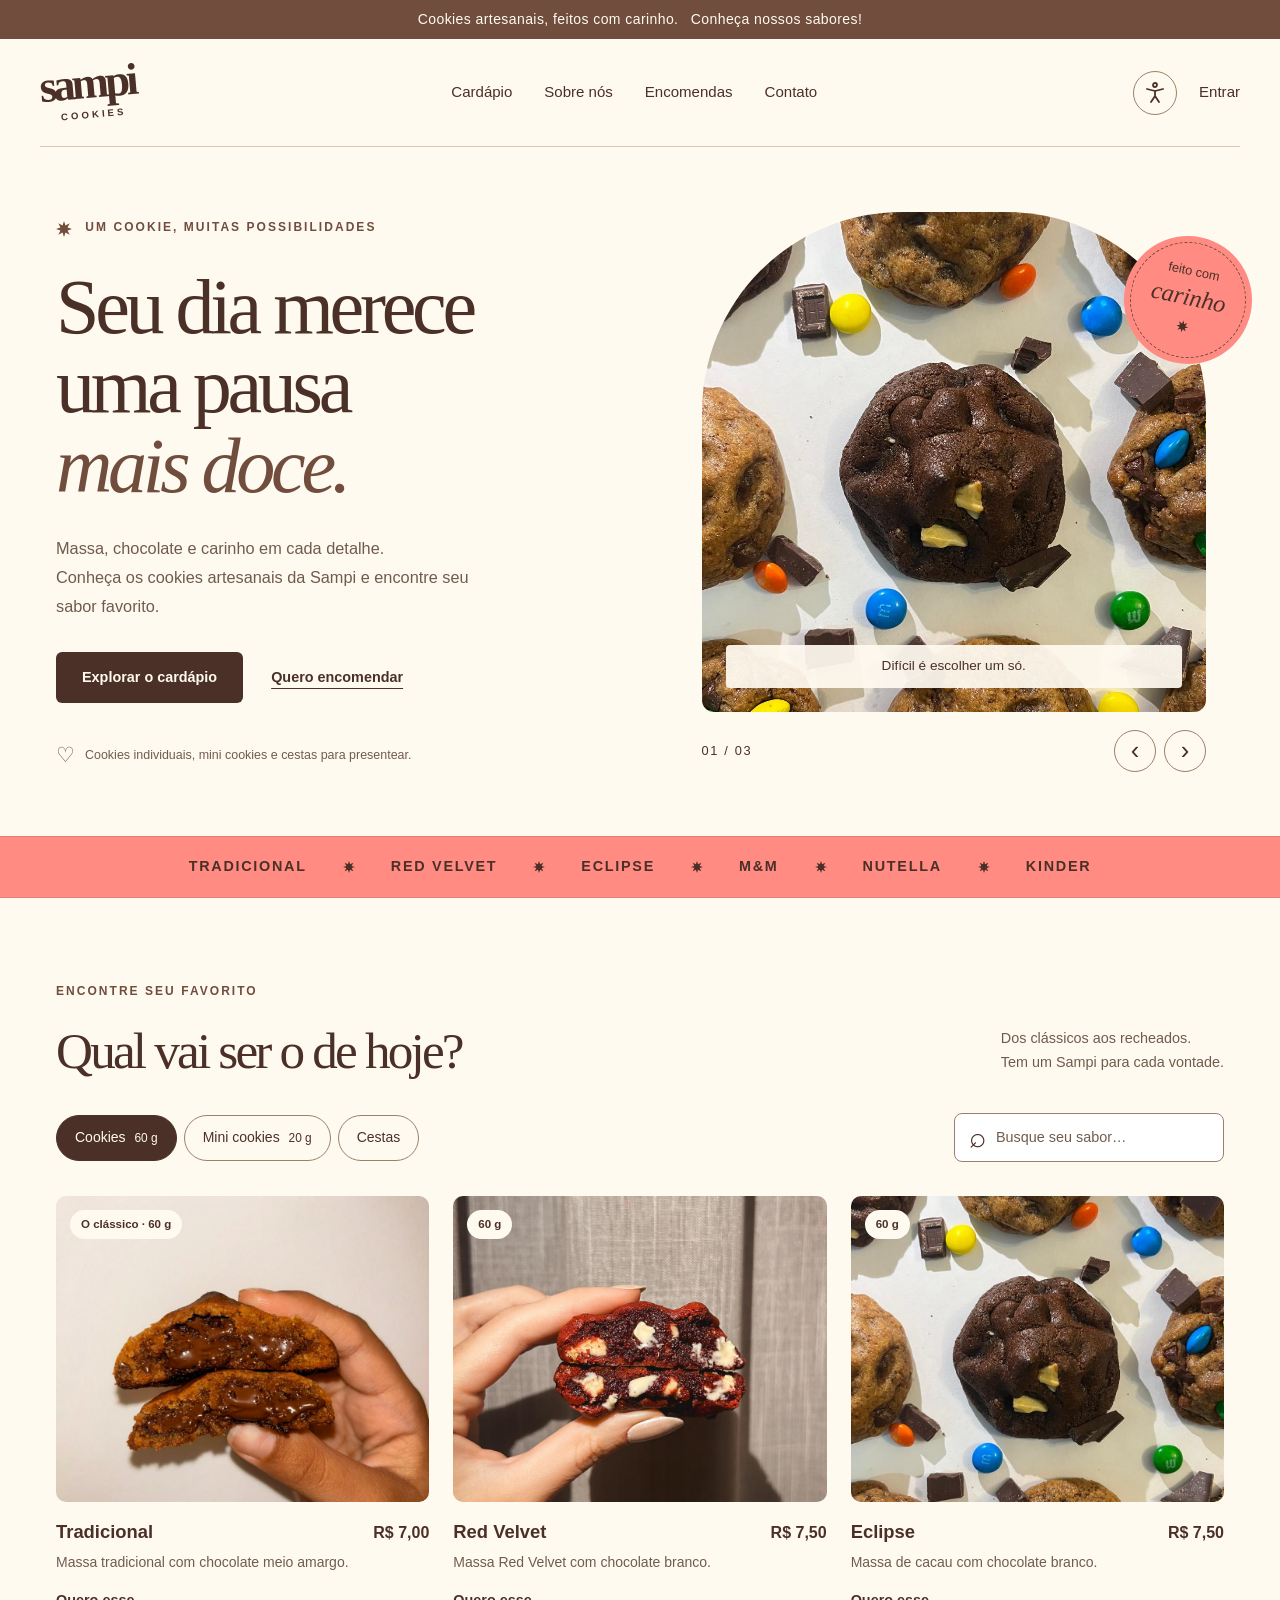
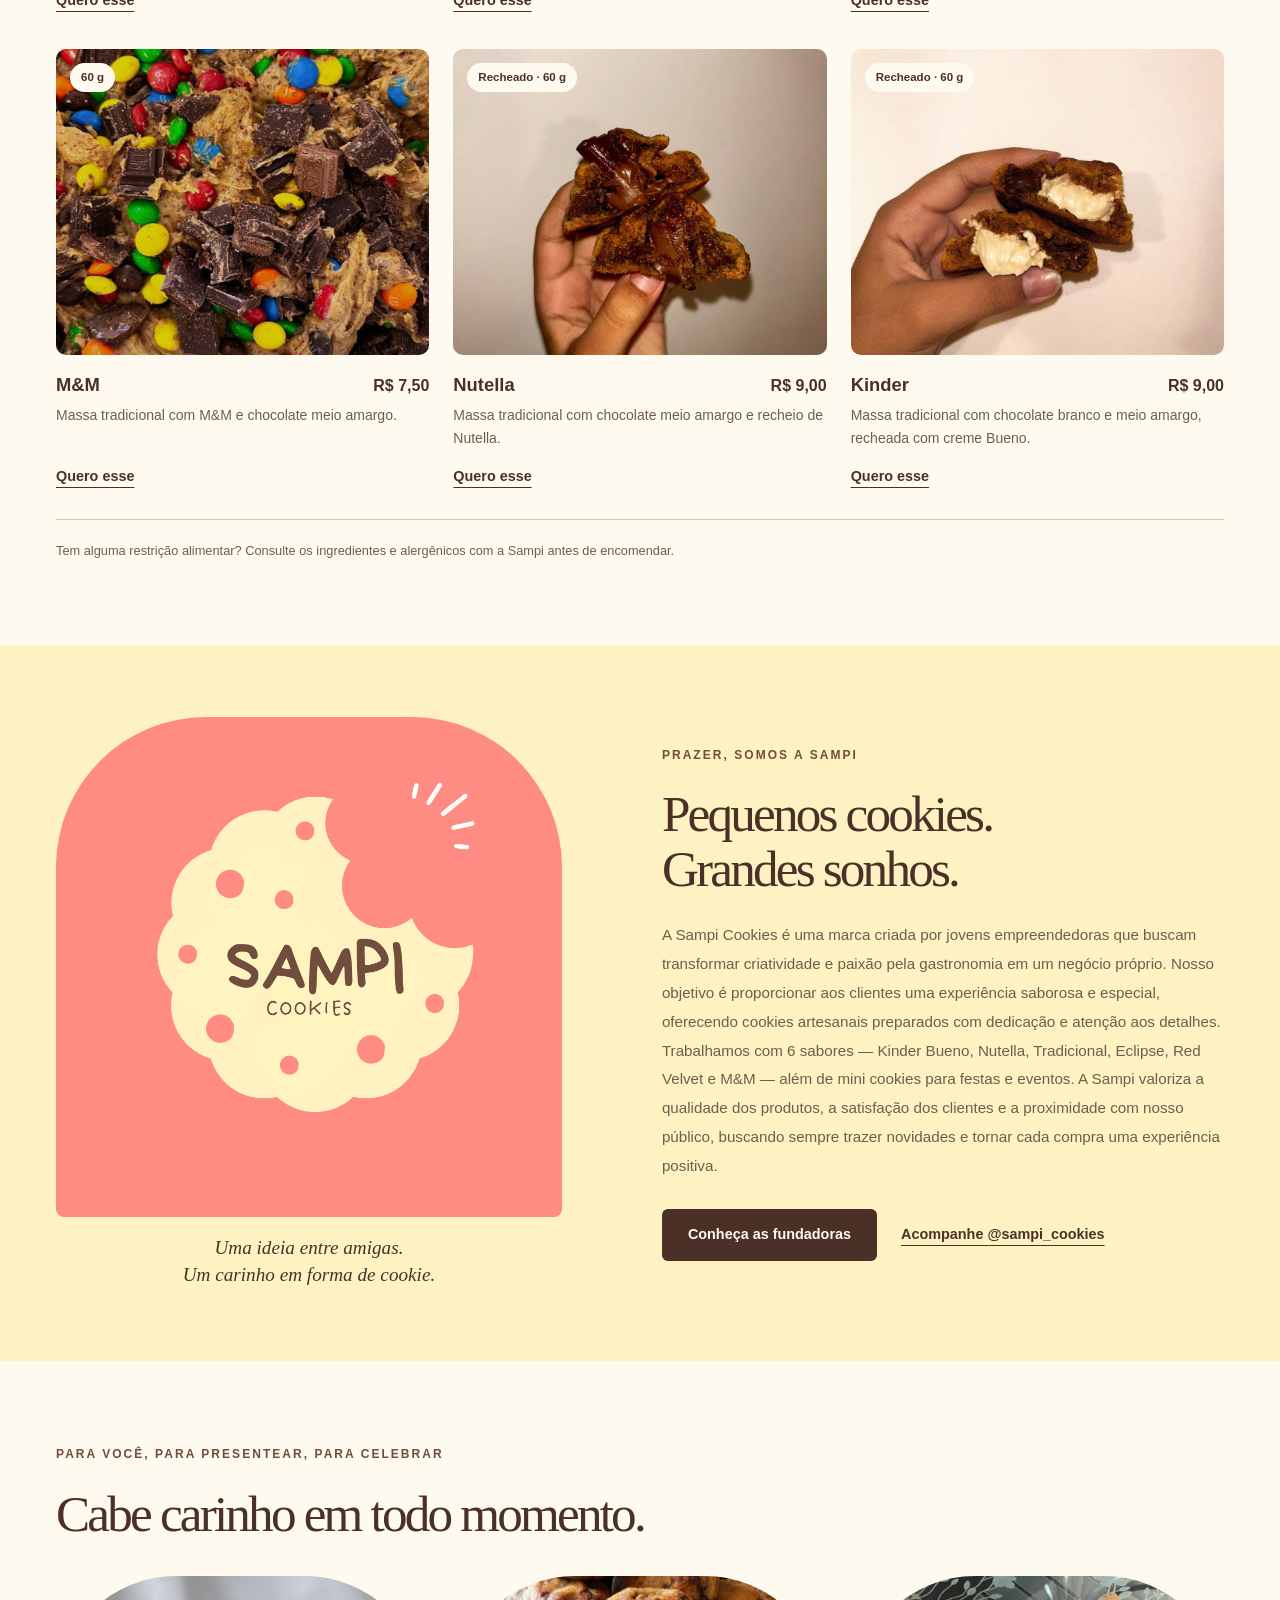
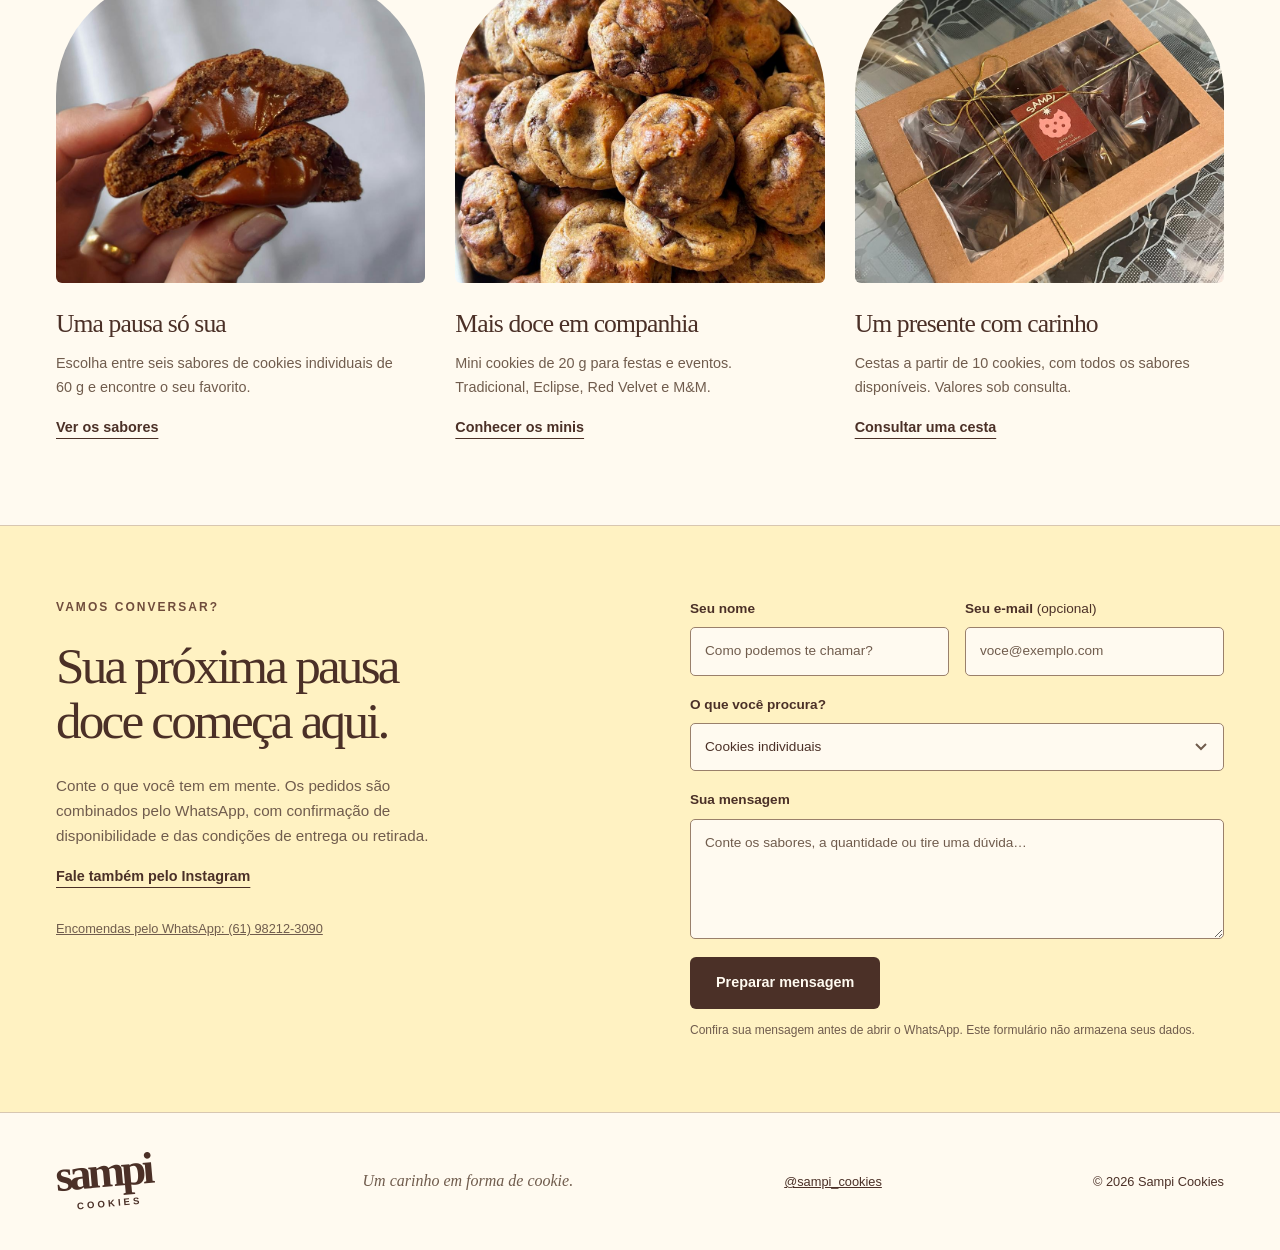
<file: index.html>
<!DOCTYPE html>
<html lang="pt-BR">

<head>
  <meta charset="UTF-8">
  <meta name="viewport" content="width=device-width, initial-scale=1">
  <meta name="description"
    content="Conheça a Sampi Cookies: cookies artesanais, mini cookies para festas e cestas sob encomenda. Explore os sabores e fale com a gente.">
  <meta name="theme-color" content="#704d3c">
  <title>Sampi Cookies · Um momento mais doce</title>
  <link rel="icon" href="logos/julini/1.png" type="image/png">
  <link rel="stylesheet" href="styles.css?v=5">
  <script src="script.js?v=20261124-3" defer></script>
</head>

<body>
  <a class="skip-link" href="#conteudo">Pular para o conteúdo</a>
  <div class="announcement">Cookies artesanais, feitos com carinho. <span>Conheça nossos sabores!</span></div>
  <header class="site-header">
    <a class="wordmark" href="index.html" aria-label="Sampi Cookies — início">sampi<span>COOKIES</span></a>
    <nav aria-label="Navegação principal">
      <a href="#cardapio">Cardápio</a><a href="#sobre">Sobre nós</a><a href="#encomendas">Encomendas</a><a
        href="#contato">Contato</a>
    </nav>
    <div class="header-actions"><button class="accessibility-button" type="button" data-accessibility
        aria-expanded="false" aria-controls="acessibilidade" aria-label="Acessibilidade: tema e tamanho do texto"
        title="Acessibilidade: tema e tamanho do texto">
        <svg aria-hidden="true" viewBox="0 0 24 24" fill="none" stroke="currentColor" stroke-width="1.8"
          stroke-linecap="round" stroke-linejoin="round">
          <circle cx="12" cy="4" r="2" />
          <path d="M4 8l8 2 8-2M12 10v5m0 0-4 6m4-6 4 6" />
        </svg>
      </button><a class="account-link" href="login.html">Entrar</a></div>
  </header>
  <aside id="acessibilidade" class="access-panel" hidden aria-label="Opções de acessibilidade">
    <div class="panel-title"><strong>Do seu jeito</strong><button type="button" data-close-access
        aria-label="Fechar opções de acessibilidade">×</button></div>
    <button type="button" data-theme aria-pressed="false">Ativar modo escuro</button>
    <button type="button" data-font aria-pressed="false">Aumentar texto</button>
    <p>Você também pode navegar usando a tecla Tab.</p>
  </aside>
  <main id="conteudo">
    <section class="hero section-shell" aria-labelledby="hero-title">
      <div class="hero-copy">
        <p class="eyebrow"><span class="little-star" aria-hidden="true"><svg class="decorative-star" width="12"
              height="12" viewBox="0 0 24 24" aria-hidden="true" focusable="false">
              <path
                d="m12 0 2.2 6.7 6.3-3.2-3.2 6.3L24 12l-6.7 2.2 3.2 6.3-6.3-3.2L12 24l-2.2-6.7-6.3 3.2 3.2-6.3L0 12l6.7-2.2-3.2-6.3 6.3 3.2Z" />
            </svg></span> UM COOKIE, MUITAS POSSIBILIDADES</p>
        <h1 id="hero-title">Seu dia merece<br>uma pausa<br><em>mais doce.</em></h1>
        <p class="hero-description">Massa, chocolate e carinho em cada detalhe.<br>Conheça os cookies artesanais da
          Sampi e encontre seu sabor favorito.</p>
        <div class="hero-buttons"><a class="button button-dark" href="#cardapio">Explorar o cardápio</a><a
            class="text-link" href="#encomendas">Quero encomendar</a></div>
        <div class="hero-note"><span aria-hidden="true">♡</span> Cookies individuais, mini cookies e cestas para
          presentear.</div>
      </div>
      <div class="hero-visual" role="region" aria-roledescription="carrossel" aria-label="Fotos da Sampi" tabindex="0">
        <div class="hero-photo-wrap"><img id="hero-photo" class="hero-photo"
            src="imagens/cookies-sortidos-fundo-claro-01.jpeg"
            alt="Cookies de massas e coberturas variadas com pedaços de chocolate e confeitos coloridos"
            fetchpriority="high"><span class="photo-caption" id="photo-caption">Difícil é escolher um só.</span></div>
        <div class="cookie-stamp" aria-hidden="true">feito com<br><strong>carinho</strong><span><svg
              class="decorative-star" width="12" height="12" viewBox="0 0 24 24" aria-hidden="true" focusable="false">
              <path
                d="m12 0 2.2 6.7 6.3-3.2-3.2 6.3L24 12l-6.7 2.2 3.2 6.3-6.3-3.2L12 24l-2.2-6.7-6.3 3.2 3.2-6.3L0 12l6.7-2.2-3.2-6.3 6.3 3.2Z" />
            </svg></span></div>
        <div class="carousel-controls"><span id="slide-counter" aria-live="polite" aria-atomic="true">01 / 03</span>
          <div><button type="button" id="slide-prev" aria-label="Foto anterior">‹</button><button type="button"
              id="slide-next" aria-label="Próxima foto">›</button></div>
        </div>
      </div>
    </section>
    <div class="flavor-ribbon" aria-hidden="true"><span>TRADICIONAL</span> <svg class="decorative-star" width="12"
        height="12" viewBox="0 0 24 24" aria-hidden="true" focusable="false">
        <path
          d="m12 0 2.2 6.7 6.3-3.2-3.2 6.3L24 12l-6.7 2.2 3.2 6.3-6.3-3.2L12 24l-2.2-6.7-6.3 3.2 3.2-6.3L0 12l6.7-2.2-3.2-6.3 6.3 3.2Z" />
      </svg> <span>RED VELVET</span> <svg class="decorative-star" width="12" height="12" viewBox="0 0 24 24"
        aria-hidden="true" focusable="false">
        <path
          d="m12 0 2.2 6.7 6.3-3.2-3.2 6.3L24 12l-6.7 2.2 3.2 6.3-6.3-3.2L12 24l-2.2-6.7-6.3 3.2 3.2-6.3L0 12l6.7-2.2-3.2-6.3 6.3 3.2Z" />
      </svg>
      <span>ECLIPSE</span> <svg class="decorative-star" width="12" height="12" viewBox="0 0 24 24" aria-hidden="true"
        focusable="false">
        <path
          d="m12 0 2.2 6.7 6.3-3.2-3.2 6.3L24 12l-6.7 2.2 3.2 6.3-6.3-3.2L12 24l-2.2-6.7-6.3 3.2 3.2-6.3L0 12l6.7-2.2-3.2-6.3 6.3 3.2Z" />
      </svg> <span>M&M</span> <svg class="decorative-star" width="12" height="12" viewBox="0 0 24 24" aria-hidden="true"
        focusable="false">
        <path
          d="m12 0 2.2 6.7 6.3-3.2-3.2 6.3L24 12l-6.7 2.2 3.2 6.3-6.3-3.2L12 24l-2.2-6.7-6.3 3.2 3.2-6.3L0 12l6.7-2.2-3.2-6.3 6.3 3.2Z" />
      </svg> <span>NUTELLA</span> <svg class="decorative-star" width="12" height="12" viewBox="0 0 24 24"
        aria-hidden="true" focusable="false">
        <path
          d="m12 0 2.2 6.7 6.3-3.2-3.2 6.3L24 12l-6.7 2.2 3.2 6.3-6.3-3.2L12 24l-2.2-6.7-6.3 3.2 3.2-6.3L0 12l6.7-2.2-3.2-6.3 6.3 3.2Z" />
      </svg> <span>KINDER</span>
    </div>
    <section class="menu-section section-shell" id="cardapio" aria-labelledby="menu-title">
      <div class="section-heading">
        <div>
          <p class="eyebrow">ENCONTRE SEU FAVORITO</p>
          <h2 id="menu-title">Qual vai ser o de hoje?</h2>
        </div>
        <p>Dos clássicos aos recheados.<br>Tem um Sampi para cada vontade.</p>
      </div>
      <div class="menu-tools">
        <div class="tabs" role="tablist" aria-label="Categorias do cardápio"><button id="tab-individuais" role="tab"
            type="button" aria-selected="true" aria-controls="catalogo" tabindex="0" data-category="individuais">Cookies
            <span>60 g</span></button><button id="tab-mini" role="tab" type="button" aria-selected="false"
            aria-controls="catalogo" tabindex="-1" data-category="mini">Mini cookies <span>20 g</span></button><button
            id="tab-cestas" role="tab" type="button" aria-selected="false" aria-controls="catalogo" tabindex="-1"
            data-category="cestas">Cestas</button></div><label class="search-field"><span
            aria-hidden="true">⌕</span><span class="sr-only">Buscar no cardápio</span><input id="product-search"
            type="search" placeholder="Busque seu sabor…" autocomplete="off"></label>
      </div>
      <p class="sr-only" id="result-count" role="status"></p>
      <div id="catalogo" class="product-grid" role="tabpanel" aria-labelledby="tab-individuais"></div>
      <noscript>
        <p>Ative o JavaScript para explorar o catálogo interativo. Cookies de 60 g: Tradicional R$ 7,00; Red Velvet,
          Eclipse e M&M R$ 7,50; Nutella e Kinder R$ 9,00. Cestas a partir de 10 cookies, sob consulta. Mini cookies de
          20 g: até 80 unidades, R$ 3,00 cada; a partir de 81 unidades, R$ 3,50 cada.</p>
      </noscript>
      <p class="menu-footnote">Tem alguma restrição alimentar? Consulte os ingredientes e alergênicos com a Sampi antes
        de encomendar.</p>
    </section>
    <section class="about-section" id="sobre" aria-labelledby="about-title">
      <div class="section-shell about-layout">
        <div class="about-art"><img src="logos/julini/3.png"
            alt="Logo Sampi Cookies: um cookie creme com mordida, sobre fundo coral" loading="lazy" width="2000"
            height="2000"><span class="about-caption">Uma ideia entre amigas.<br>Um carinho em forma de cookie.</span>
        </div>
        <div class="about-copy">
          <p class="eyebrow">PRAZER, SOMOS A SAMPI</p>
          <h2 id="about-title">Pequenos cookies.<br>Grandes sonhos.</h2>
          <p>A Sampi Cookies é uma marca criada por jovens empreendedoras que buscam transformar criatividade e paixão
            pela gastronomia em um negócio próprio. Nosso objetivo é proporcionar aos clientes uma experiência saborosa
            e especial, oferecendo cookies artesanais preparados com dedicação e atenção aos detalhes. Trabalhamos com 6
            sabores — Kinder Bueno, Nutella, Tradicional, Eclipse, Red Velvet e M&M — além de mini cookies para festas e
            eventos. A Sampi valoriza a qualidade dos produtos, a satisfação dos clientes e a proximidade com nosso
            público, buscando sempre trazer novidades e tornar cada compra uma experiência positiva.</p>
          <div class="about-links">
            <a class="button button-dark" href="quem-faz-a-sampi.html">Conheça as fundadoras</a>
            <a class="text-link" href="https://www.instagram.com/sampi_cookies/" target="_blank"
              rel="noopener noreferrer">Acompanhe @sampi_cookies <span class="sr-only">(abre em nova aba)</span></a>
          </div>
        </div>
      </div>
    </section>
    <section class="orders-section section-shell" id="encomendas" aria-labelledby="orders-title">
      <div class="section-heading">
        <div>
          <p class="eyebrow">PARA VOCÊ, PARA PRESENTEAR, PARA CELEBRAR</p>
          <h2 id="orders-title">Cabe carinho em todo momento.</h2>
        </div>
      </div>
      <div class="occasion-grid">
        <article><img src="imagens/cookie-recheado-chocolate-cremoso-01.jpeg"
            alt="Cookie partido ao meio mostrando seu recheio de chocolate" loading="lazy" width="960" height="1280">
          <h3>Uma pausa só sua</h3>
          <p>Escolha entre seis sabores de cookies individuais de 60 g e encontre o seu favorito.</p><a
            class="text-link" href="#cardapio" data-jump-category="individuais">Ver os sabores</a>
        </article>
        <article><img src="imagens/mini-cookies-com-chocolate.jpeg" alt="Vários mini cookies com pedaços de chocolate"
            loading="lazy" width="960" height="1280">
          <h3>Mais doce em companhia</h3>
          <p>Mini cookies de 20 g para festas e eventos. Tradicional, Eclipse, Red Velvet e M&M.</p><a class="text-link"
            href="#cardapio" data-jump-category="mini">Conhecer os minis</a>
        </article>
        <article><img src="imagens/caixa-presente-cookies-01.jpeg"
            alt="Caixa de cookies com visor transparente, laço e etiqueta da Sampi" loading="lazy" width="960"
            height="1280">
          <h3>Um presente com carinho</h3>
          <p>Cestas a partir de 10 cookies, com todos os sabores disponíveis. Valores sob consulta.</p><a
            class="text-link" href="#contato">Consultar uma cesta</a>
        </article>
      </div>
    </section>
    <section class="contact-section" id="contato" aria-labelledby="contact-title">
      <div class="section-shell contact-layout">
        <div>
          <p class="eyebrow">VAMOS CONVERSAR?</p>
          <h2 id="contact-title">Sua próxima pausa<br>doce começa aqui.</h2>
          <p>Conte o que você tem em mente. Os pedidos são combinados pelo WhatsApp, com confirmação de disponibilidade
            e das condições de entrega ou retirada.</p><a class="text-link"
            href="https://www.instagram.com/sampi_cookies/" target="_blank" rel="noopener noreferrer">Fale também pelo
            Instagram<span class="sr-only"> (abre em nova aba)</span></a>
          <p class="contact-note" id="contact-availability"><a href="https://wa.me/5561982123090" target="_blank"
              rel="noopener noreferrer">Encomendas pelo WhatsApp: (61) 98212-3090<span class="sr-only"> (abre em nova
                aba)</span></a></p>
        </div>
        <form id="contact-form">
          <div class="field-row"><label>Seu nome<input name="nome" autocomplete="name" required maxlength="80"
                placeholder="Como podemos te chamar?"></label><label>Seu e-mail <span>(opcional)</span><input
                name="email" type="email" autocomplete="email" maxlength="150" placeholder="voce@exemplo.com"></label>
          </div><label>O que você procura?<select name="interesse">
              <option>Cookies individuais</option>
              <option>Mini cookies para festas</option>
              <option>Cesta de cookies</option>
              <option>Outra dúvida</option>
            </select></label><label>Sua mensagem<textarea name="mensagem" rows="4" required minlength="5"
              maxlength="1500"
              placeholder="Conte os sabores, a quantidade ou tire uma dúvida…"></textarea></label><button
            class="button button-dark" type="submit">Preparar mensagem</button>
          <p class="form-help">Confira sua mensagem antes de abrir o WhatsApp. Este formulário não armazena seus dados.
          </p>
          <div id="contact-feedback" class="form-feedback" role="status" hidden></div>
        </form>
      </div>
    </section>
  </main>
  <footer class="site-footer section-shell"><a class="wordmark" href="index.html"
      aria-label="Sampi Cookies — início">sampi<span>COOKIES</span></a>
    <p>Um carinho em forma de cookie.</p><a href="https://www.instagram.com/sampi_cookies/" target="_blank"
      rel="noopener noreferrer">@sampi_cookies<span class="sr-only"> (abre em nova aba)</span></a><span>© <span
        data-year>2026</span> Sampi Cookies</span>
  </footer>
</body>

</html>
</file>
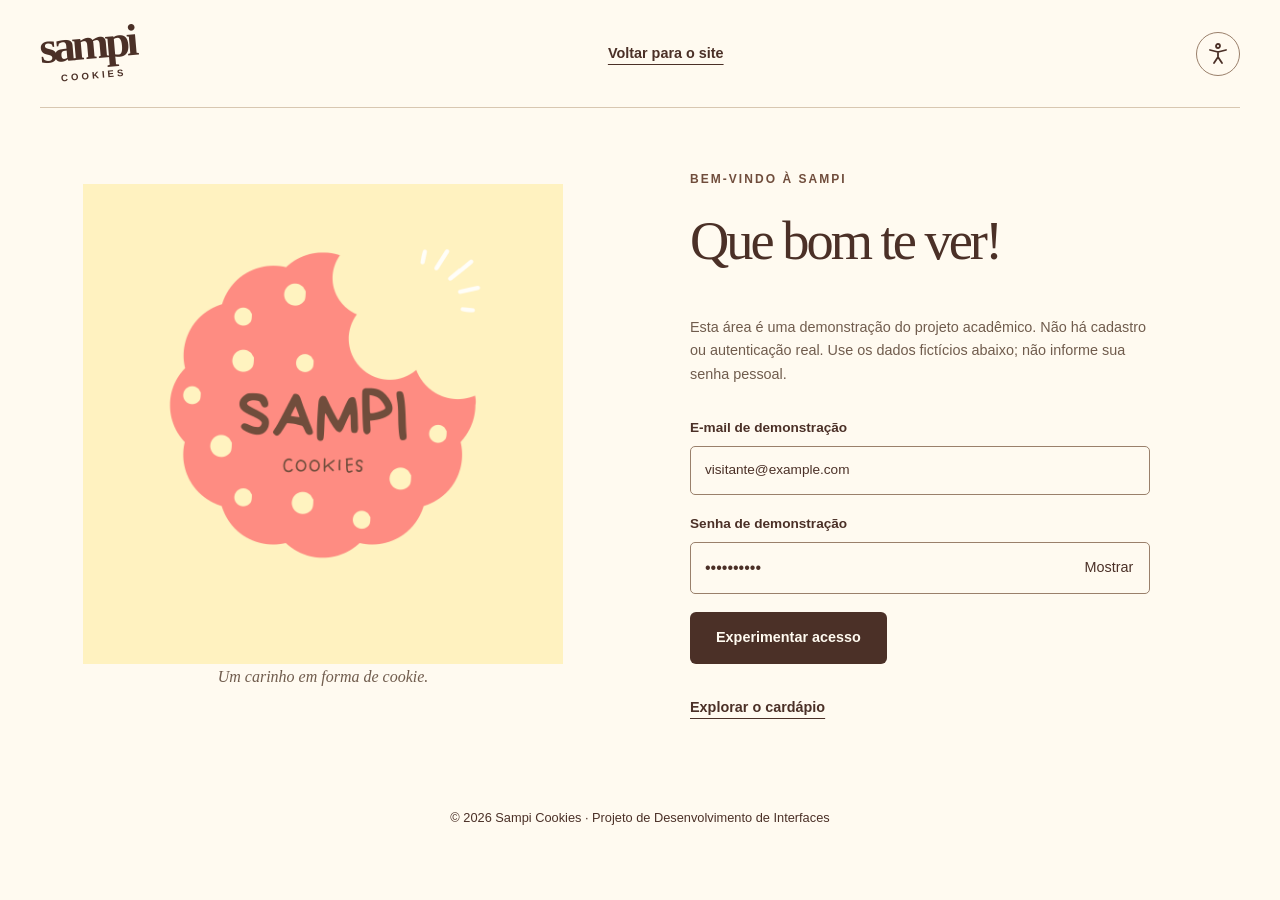
<file: login.html>
<!doctype html>
<html lang="pt-BR">

<head>
    <meta charset="UTF-8">
    <meta name="viewport" content="width=device-width, initial-scale=1">
    <meta name="description" content="Demonstração acadêmica da área de acesso da Sampi Cookies.">
    <meta name="theme-color" content="#704d3c">
    <title>Entrar · Sampi Cookies</title>
    <link rel="icon" href="logos/julini/1.png" type="image/png">
    <link rel="stylesheet" href="styles.css?v=5">
    <script src="script.js?v=20261124-3" defer></script>
</head>

<body class="login-page"><a class="skip-link" href="#conteudo">Pular para o conteúdo</a>
    <header class="site-header"><a class="wordmark" href="index.html"
            aria-label="Sampi Cookies — início">sampi<span>COOKIES</span></a><a class="text-link"
            href="index.html">Voltar para o site</a><button class="accessibility-button" type="button" data-accessibility
            aria-expanded="false" aria-controls="acessibilidade" aria-label="Acessibilidade: tema e tamanho do texto" title="Acessibilidade: tema e tamanho do texto">
            <svg aria-hidden="true" viewBox="0 0 24 24" fill="none" stroke="currentColor" stroke-width="1.8" stroke-linecap="round" stroke-linejoin="round"><circle cx="12" cy="4" r="2"/><path d="M4 8l8 2 8-2M12 10v5m0 0-4 6m4-6 4 6"/></svg>
        </button>
    </header>
    <aside id="acessibilidade" class="access-panel" hidden aria-label="Opções de acessibilidade">
        <div class="panel-title"><strong>Do seu jeito</strong><button type="button" data-close-access
                aria-label="Fechar opções de acessibilidade">×</button></div><button type="button" data-theme
            aria-pressed="false">Ativar modo escuro</button><button type="button" data-font
            aria-pressed="false">Aumentar texto</button>
    </aside>
    <main class="login-layout section-shell" id="conteudo">
        <div class="login-brand"><img src="logos/julini/1.png" alt="Sampi Cookies: logo de cookie coral em fundo creme">
            <p>Um carinho em forma de cookie.</p>
        </div>
        <section class="login-content" aria-labelledby="login-title">
            <p class="eyebrow">BEM-VINDO À SAMPI</p>
            <h1 id="login-title">Que bom te ver!</h1>
            <p>Esta área é uma demonstração do projeto acadêmico. Não há cadastro ou autenticação real. Use os dados
                fictícios abaixo; não informe sua senha pessoal.</p>
            <form id="login-form">
                <label>E-mail de demonstração<input name="email" type="email"
                        value="visitante@example.com" autocomplete="off" required></label>
                <div class="password-group">
                    <label for="demo-password">Senha de demonstração</label>
                    <div class="password-field">
                        <input id="demo-password" name="senha" type="password" value="sampi-demo"
                            autocomplete="off" required>
                        <button id="show-password" type="button" aria-controls="demo-password"
                            aria-pressed="false">Mostrar</button>
                    </div>
                </div>
                <button class="button button-dark" type="submit">Experimentar acesso</button>
                <div id="login-feedback" class="form-feedback" role="status" hidden></div>
            </form><a class="text-link" href="index.html#cardapio">Explorar o cardápio</a>
        </section>
    </main>
    <footer class="login-footer">© <span data-year>2026</span> Sampi Cookies · Projeto de Desenvolvimento de Interfaces
    </footer>
</body>

</html>
</file>
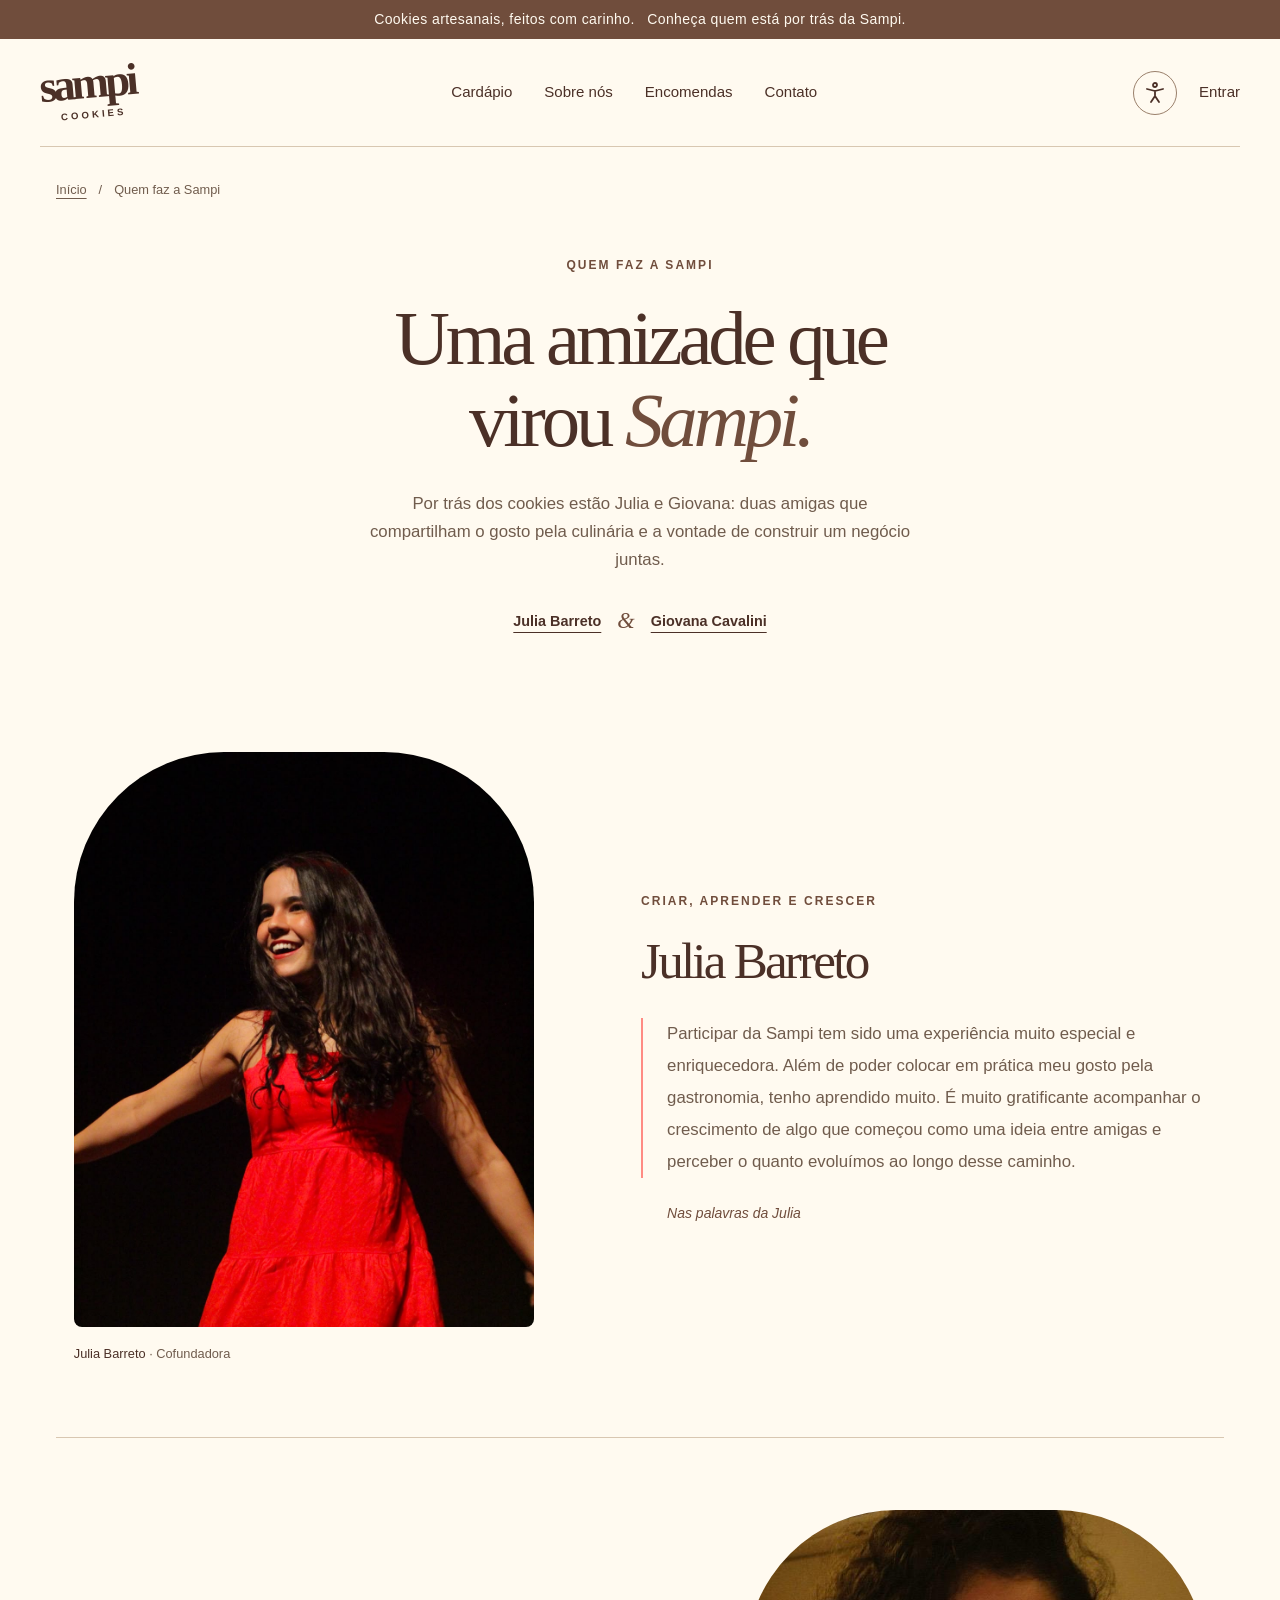
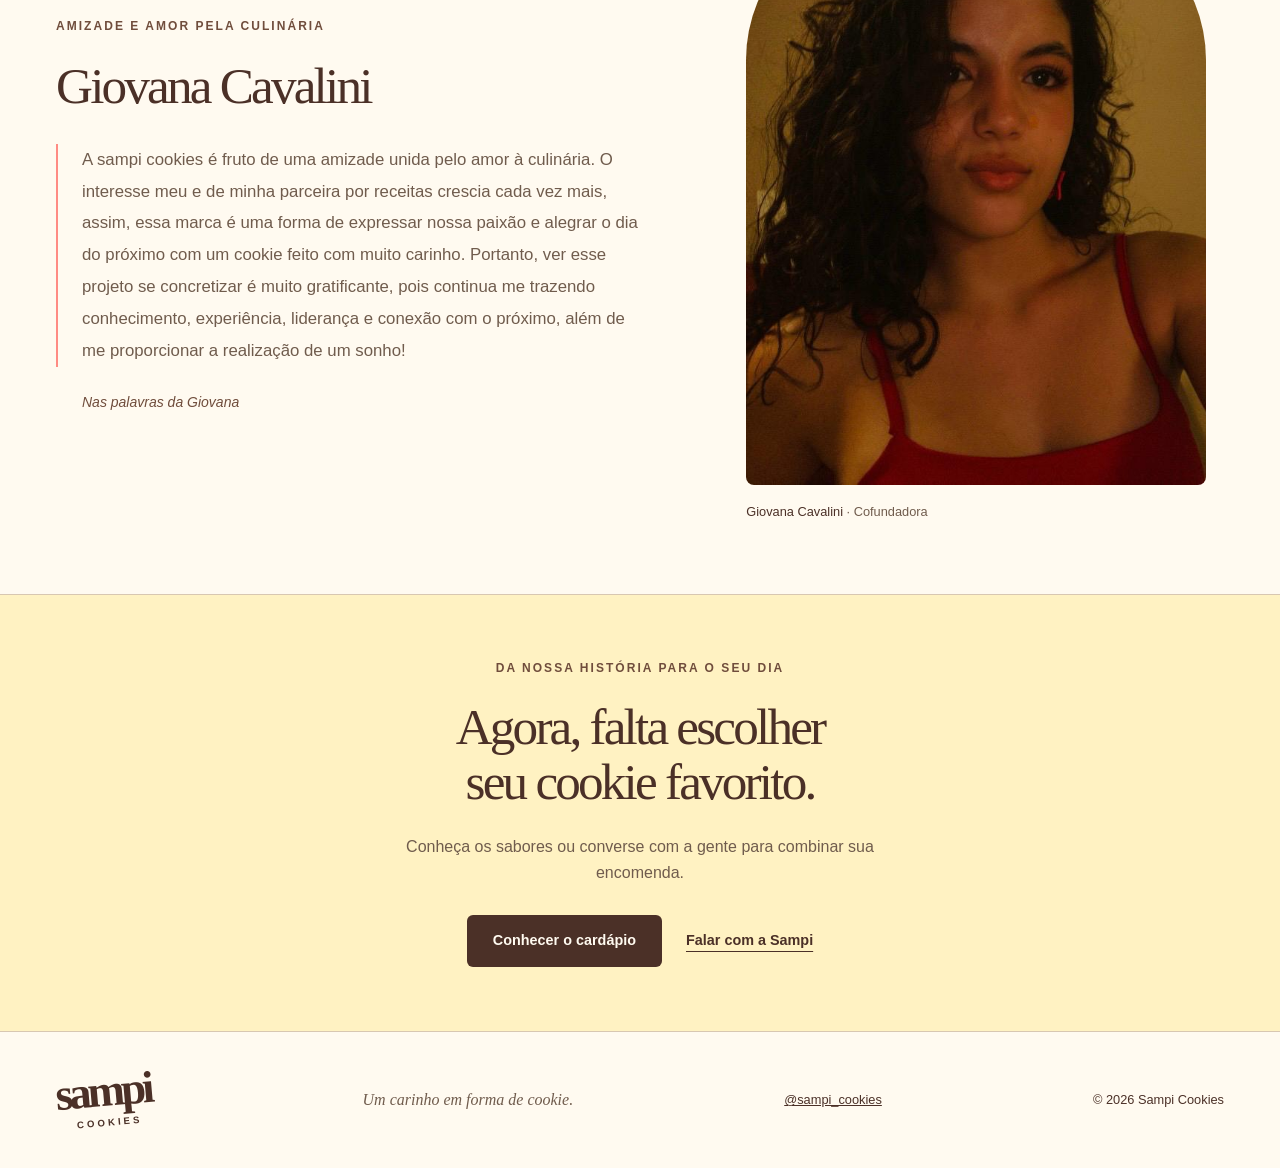
<file: quem-faz-a-sampi.html>
<!DOCTYPE html>
<html lang="pt-BR">

<head>
  <meta charset="UTF-8">
  <meta name="viewport" content="width=device-width, initial-scale=1">
  <meta name="description" content="Conheça Julia Barreto e Giovana Cavalini, as fundadoras da Sampi Cookies, e o que significa para elas empreender juntas.">
  <meta name="theme-color" content="#704d3c">
  <title>Quem faz a Sampi · Sampi Cookies</title>
  <link rel="icon" href="logos/julini/1.png" type="image/png">
  <link rel="stylesheet" href="styles.css?v=5">
  <script src="script.js?v=20261124-3" defer></script>
</head>

<body class="founders-page">
  <a class="skip-link" href="#conteudo">Pular para o conteúdo</a>
  <div class="announcement">Cookies artesanais, feitos com carinho. <span>Conheça quem está por trás da Sampi.</span></div>
  <header class="site-header">
    <a class="wordmark" href="index.html" aria-label="Sampi Cookies — início">sampi<span>COOKIES</span></a>
    <nav aria-label="Navegação principal">
      <a href="index.html#cardapio">Cardápio</a>
      <a href="index.html#sobre">Sobre nós</a>
      <a href="index.html#encomendas">Encomendas</a>
      <a href="index.html#contato">Contato</a>
    </nav>
    <div class="header-actions">
      <button class="accessibility-button" type="button" data-accessibility aria-expanded="false"
        aria-controls="acessibilidade" aria-label="Acessibilidade: tema e tamanho do texto"
        title="Acessibilidade: tema e tamanho do texto">
        <svg aria-hidden="true" viewBox="0 0 24 24" fill="none" stroke="currentColor" stroke-width="1.8"
          stroke-linecap="round" stroke-linejoin="round">
          <circle cx="12" cy="4" r="2" />
          <path d="M4 8l8 2 8-2M12 10v5m0 0-4 6m4-6 4 6" />
        </svg>
      </button>
      <a class="account-link" href="login.html">Entrar</a>
    </div>
  </header>
  <aside id="acessibilidade" class="access-panel" hidden aria-label="Opções de acessibilidade">
    <div class="panel-title">
      <strong>Do seu jeito</strong>
      <button type="button" data-close-access aria-label="Fechar opções de acessibilidade">×</button>
    </div>
    <button type="button" data-theme aria-pressed="false">Ativar modo escuro</button>
    <button type="button" data-font aria-pressed="false">Aumentar texto</button>
    <p>Você também pode navegar usando a tecla Tab.</p>
  </aside>

  <main id="conteudo">
    <section class="founders-intro section-shell" aria-labelledby="founders-title">
      <nav class="breadcrumbs" aria-label="Caminho da página">
        <a href="index.html">Início</a><span aria-hidden="true">/</span><span aria-current="page">Quem faz a Sampi</span>
      </nav>
      <p class="eyebrow">QUEM FAZ A SAMPI</p>
      <h1 id="founders-title">Uma amizade que<br>virou <em>Sampi.</em></h1>
      <p class="founders-description">Por trás dos cookies estão Julia e Giovana: duas amigas que compartilham o gosto pela culinária e a vontade de construir um negócio juntas.</p>
      <nav class="founders-links" aria-label="Conheça cada fundadora">
        <a class="text-link" href="#julia">Julia Barreto</a>
        <span aria-hidden="true">&amp;</span>
        <a class="text-link" href="#giovana">Giovana Cavalini</a>
      </nav>
    </section>

    <section class="founder-story section-shell" id="julia" aria-labelledby="julia-name">
      <figure class="founder-portrait">
        <img src="imagens/imagem-fundadora-julia.jpg" alt="Julia Barreto, cofundadora da Sampi Cookies, sorrindo com um vestido vermelho" width="1066" height="1600" fetchpriority="high">
        <figcaption>Julia Barreto <span>· Cofundadora</span></figcaption>
      </figure>
      <div class="founder-copy">
        <p class="eyebrow">CRIAR, APRENDER E CRESCER</p>
        <h2 id="julia-name">Julia Barreto</h2>
        <blockquote>
          <p>Participar da Sampi tem sido uma experiência muito especial e enriquecedora. Além de poder colocar em prática meu gosto pela gastronomia, tenho aprendido muito. É muito gratificante acompanhar o crescimento de algo que começou como uma ideia entre amigas e perceber o quanto evoluímos ao longo desse caminho.</p>
        </blockquote>
        <p class="founder-signature">Nas palavras da Julia</p>
      </div>
    </section>

    <section class="founder-story founder-story-reverse section-shell" id="giovana" aria-labelledby="giovana-name">
      <figure class="founder-portrait">
        <img src="imagens/imagem-fundadora-cavalini-2.jpg" alt="Giovana Cavalini, cofundadora da Sampi Cookies, com um vestido vermelho" width="1169" height="774" loading="lazy">
        <figcaption>Giovana Cavalini <span>· Cofundadora</span></figcaption>
      </figure>
      <div class="founder-copy">
        <p class="eyebrow">AMIZADE E AMOR PELA CULINÁRIA</p>
        <h2 id="giovana-name">Giovana Cavalini</h2>
        <blockquote>
          <p>A sampi cookies é fruto de uma amizade unida pelo amor à culinária. O interesse meu e de minha parceira por receitas crescia cada vez mais, assim, essa marca é uma forma de expressar nossa paixão e alegrar o dia do próximo com um cookie feito com muito carinho. Portanto, ver esse projeto se concretizar é muito gratificante, pois continua me trazendo conhecimento, experiência, liderança e conexão com o próximo, além de me proporcionar a realização de um sonho!</p>
        </blockquote>
        <p class="founder-signature">Nas palavras da Giovana</p>
      </div>
    </section>

    <section class="founders-invitation" aria-labelledby="invitation-title">
      <div class="section-shell">
        <p class="eyebrow">DA NOSSA HISTÓRIA PARA O SEU DIA</p>
        <h2 id="invitation-title">Agora, falta escolher<br>seu cookie favorito.</h2>
        <p>Conheça os sabores ou converse com a gente para combinar sua encomenda.</p>
        <div class="founders-cta-links">
          <a class="button button-dark" href="index.html#cardapio">Conhecer o cardápio</a>
          <a class="text-link" href="index.html#contato">Falar com a Sampi</a>
        </div>
      </div>
    </section>
  </main>

  <footer class="site-footer section-shell">
    <a class="wordmark" href="index.html" aria-label="Sampi Cookies — início">sampi<span>COOKIES</span></a>
    <p>Um carinho em forma de cookie.</p>
    <a href="https://www.instagram.com/sampi_cookies/" target="_blank" rel="noopener noreferrer">@sampi_cookies<span class="sr-only"> (abre em nova aba)</span></a>
    <span>© <span data-year>2026</span> Sampi Cookies</span>
  </footer>
</body>

</html>
</file>
<file: styles.css>
@charset "UTF-8";

:root {
  color-scheme: light;
  --cream: #fff2c2;
  --paper: #fffaf0;
  --brown: #704d3c;
  --ink: #4b3027;
  --coral: #ff8b83;
  --line: #d8c7b1;
  --control-border: #9a806b;
  --muted: #705c4d;
  --surface: #ffffff;
  --ribbon: #ff8b83;
  --focus: #235cad;
  --serif: Georgia, 'Times New Roman', serif;
  --sans: 'Segoe UI', Arial, sans-serif
}

:root[data-theme="dark"] {
  color-scheme: dark;
  --cream: #30221d;
  --paper: #211916;
  --brown: #f8dfb9;
  --ink: #fff0d6;
  --coral: #ff9b93;
  --line: #695044;
  --control-border: #8b7464;
  --muted: #d4bfb0;
  --surface: #382922;
  --ribbon: #6e3b35;
  --focus: #9ecaff
}

* {
  box-sizing: border-box
}

html {
  scroll-behavior: smooth;
  scroll-padding-top: 110px
}

body {
  margin: 0;
  background: var(--paper);
  color: var(--ink);
  font-family: var(--sans);
  font-size: 1rem;
  line-height: 1.65
}

body.large-text {
  font-size: 1.2rem
}

button,
input,
select,
textarea {
  font: inherit
}

button,
a,
input,
textarea,
select {
  -webkit-tap-highlight-color: transparent
}

button,
a {
  touch-action: manipulation
}

a {
  color: inherit
}

button {
  cursor: pointer;
  color: inherit
}

img {
  max-width: 100%;
  display: block
}

button:focus-visible,
a:focus-visible,
input:focus-visible,
textarea:focus-visible,
select:focus-visible,
[tabindex]:focus-visible {
  outline: 3px solid var(--focus);
  outline-offset: 5px
}

h1,
h2,
h3,
p {
  margin-top: 0
}

h1,
h2 {
  font-family: var(--serif);
  font-weight: 400;
  letter-spacing: -.055em;
  line-height: 1.07
}

h2 {
  font-size: clamp(2.3em, 4vw, 3.3em);
  margin-bottom: 24px
}

h3 {
  line-height: 1.25;
  font-weight: 600
}

p {
  color: var(--muted)
}

[hidden] {
  display: none !important
}

.section-shell {
  width: min(1240px, calc(100% - 112px));
  margin-inline: auto
}

.sr-only {
  position: absolute;
  width: 1px;
  height: 1px;
  overflow: hidden;
  clip-path: inset(50%);
  white-space: nowrap
}

.skip-link {
  position: fixed;
  left: 16px;
  top: -100px;
  background: var(--ink);
  color: var(--paper);
  padding: 12px 20px;
  z-index: 100
}

.skip-link:focus {
  top: 12px
}

.announcement {
  background: var(--brown);
  color: var(--paper);
  text-align: center;
  padding: 8px 20px;
  font-size: .875em;
  letter-spacing: .03em
}

.announcement span {
  margin-left: 8px
}

.site-header {
  width: min(1360px, calc(100% - 80px));
  margin: auto;
  min-height: 108px;
  display: flex;
  align-items: center;
  justify-content: space-between;
  gap: 24px;
  border-bottom: 1px solid var(--line)
}

.wordmark {
  text-decoration: none;
  font-family: var(--serif);
  font-weight: 900;
  font-size: 2.8rem;
  line-height: .8;
  letter-spacing: -.085em;
  display: inline-flex;
  flex-direction: column;
  align-items: center;
  transform: rotate(-5deg)
}

.wordmark span {
  font-family: var(--sans);
  font-size: .6rem;
  letter-spacing: .32em;
  font-weight: 600;
  padding: 9px 0 0 8px
}

.site-header nav {
  display: flex;
  gap: 32px;
  font-size: .94em
}

.site-header nav a {
  text-decoration: none
}

.site-header nav a:hover,
.account-link:hover {
  text-decoration: underline;
  text-underline-offset: 6px
}

.header-actions {
  display: flex;
  align-items: center;
  gap: 22px
}

.account-link {
  text-decoration: none;
  font-size: .94em
}

.accessibility-button {
  display: inline-flex;
  align-items: center;
  justify-content: center;
  width: 44px;
  height: 44px;
  flex-shrink: 0;
  padding: 9px;
  border: 1px solid var(--control-border);
  border-radius: 50%;
  background: transparent;
  color: var(--ink);
  text-align: left;
  font-size: .875em;
  font-weight: 600;
  line-height: 1.3;
}

.accessibility-button svg {
  width: 24px;
  height: 24px;
  flex-shrink: 0;
}

.accessibility-button:hover,
.accessibility-button[aria-expanded="true"] {
  background: var(--ink);
  color: var(--paper);
}

.access-panel {
  position: absolute;
  right: 40px;
  top: 144px;
  z-index: 20;
  width: min(320px, calc(100% - 32px));
  padding: 24px;
  background: var(--surface);
  border: 1px solid var(--line);
  box-shadow: 0 16px 40px #0002;
  border-radius: 12px
}

.panel-title {
  display: flex;
  justify-content: space-between;
  align-items: center;
  margin-bottom: 16px
}

.panel-title button {
  border: 0;
  background: none;
  font-size: 1.6rem;
  min-width: 44px;
  min-height: 44px
}

.access-panel>button {
  display: block;
  padding: 12px;
  width: 100%;
  text-align: left;
  background: var(--paper);
  border: 1px solid var(--control-border);
  margin-top: 8px;
  border-radius: 6px
}

.access-panel p {
  font-size: .875em;
  margin: 16px 0 0
}

.hero {
  display: grid;
  grid-template-columns: 1.05fr 1fr;
  gap: 60px;
  padding-top: 64px;
  padding-bottom: 64px;
  align-items: center
}

.eyebrow {
  font-size: .75em;
  font-weight: 700;
  letter-spacing: .17em;
  color: var(--brown);
  margin-bottom: 22px
}

.decorative-star {
  display: inline-block;
  width: .75rem;
  height: .75rem;
  fill: currentColor;
  vertical-align: -.125em;
  flex-shrink: 0;
}

.little-star .decorative-star {
  width: 1rem;
  height: 1rem;
}

.little-star {
  font-size: 1.7em;
  vertical-align: middle;
  margin-right: 8px;
  color: var(--brown)
}

.hero h1 {
  font-size: clamp(3.6em, 6.1vw, 5.8em);
  margin-bottom: 28px;
  line-height: 1.02
}

.hero h1 em {
  font-weight: 400;
  color: var(--brown)
}

.hero-description {
  max-width: 430px;
  font-size: 1.02em;
  line-height: 1.8
}

.hero-buttons {
  display: flex;
  align-items: center;
  gap: 28px;
  margin-top: 30px;
  flex-wrap: wrap
}

.button {
  display: inline-flex;
  justify-content: center;
  align-items: center;
  border: 0;
  border-radius: 6px;
  min-height: 50px;
  padding: 14px 26px;
  font-weight: 600;
  font-size: .9em;
  text-decoration: none;
  transition: transform .15s, box-shadow .15s
}

.button:hover {
  transform: translateY(-2px);
  box-shadow: 0 5px 14px #0002
}

.button-dark {
  background: var(--ink);
  color: var(--paper)
}

.text-link {
  font-size: .9em;
  font-weight: 600;
  text-underline-offset: 6px;
  text-decoration-thickness: 1px
}

.hero-note {
  display: flex;
  align-items: center;
  gap: 10px;
  font-size: .78em;
  color: var(--muted);
  margin-top: 34px
}

.hero-note span {
  font-size: 1.7em
}

.hero-visual {
  position: relative;
  min-width: 0;
  padding: 0 18px
}

.hero-photo-wrap {
  position: relative;
  overflow: hidden;
  border-radius: 200px 200px 12px 12px;
  background: var(--cream)
}

.hero-photo {
  width: 100%;
  height: 500px;
  object-fit: cover;
  object-position: center
}

.photo-caption {
  position: absolute;
  bottom: 24px;
  left: 24px;
  right: 24px;
  text-align: center;
  background: #fffaf0ed;
  color: #4b3027;
  padding: 10px 12px;
  border-radius: 4px;
  font-size: .85em
}

.cookie-stamp {
  position: absolute;
  right: -22px;
  top: 30px;
  width: 116px;
  height: 116px;
  background: var(--coral);
  color: #4b3027;
  border: 1px dashed #704d3c;
  border-radius: 50%;
  display: flex;
  flex-direction: column;
  align-items: center;
  justify-content: center;
  transform: rotate(12deg);
  font-size: .8em;
  line-height: 1.4;
  box-shadow: 0 0 0 6px var(--coral)
}

.cookie-stamp strong {
  font-family: var(--serif);
  font-style: italic;
  font-size: 1.9em;
  font-weight: 400
}

.cookie-stamp span {
  font-size: 1.3em
}

.carousel-controls {
  display: flex;
  align-items: center;
  justify-content: space-between;
  margin-top: 18px;
  font-size: .8em;
  letter-spacing: .13em
}

.carousel-controls>div {
  display: flex;
  gap: 8px
}

.carousel-controls button {
  width: 42px;
  height: 42px;
  border: 1px solid var(--control-border);
  background: none;
  border-radius: 50%;
  font-size: 1.6rem;
  line-height: 1
}

.carousel-controls button:hover {
  background: var(--cream)
}

.flavor-ribbon {
  background: var(--ribbon);
  display: flex;
  justify-content: center;
  align-items: center;
  gap: 36px;
  padding: 18px 24px;
  flex-wrap: wrap;
  font-size: .9em;
  font-weight: 600;
  letter-spacing: .12em;
  border-block: 1px solid #704d3c30
}

.menu-section {
  padding-block: 84px
}

.section-heading {
  display: flex;
  justify-content: space-between;
  align-items: end;
  gap: 24px;
  margin-bottom: 34px
}

.section-heading h2 {
  margin-bottom: 0
}

.section-heading>p {
  font-size: .9em;
  max-width: 300px;
  margin: 0 0 4px
}

.menu-tools {
  display: flex;
  justify-content: space-between;
  gap: 24px;
  align-items: center;
  margin-bottom: 34px
}

.tabs {
  display: flex;
  gap: 7px;
  flex-wrap: wrap
}

.tabs button {
  border: 1px solid var(--control-border);
  background: transparent;
  padding: 10px 18px;
  border-radius: 30px;
  font-size: .875em;
  min-height: 46px
}

.tabs button[aria-selected="true"] {
  background: var(--ink);
  color: var(--paper);
  border-color: var(--ink)
}

.tabs button span {
  font-size: .85em;
  margin-left: 5px
}

.search-field {
  display: flex;
  align-items: center;
  width: 270px;
  max-width: 100%;
  min-height: 48px;
  padding: 0 14px;
  gap: 10px;
  border: 1px solid var(--control-border);
  border-radius: 8px;
  background: var(--surface);
}

.search-field>span:first-child {
  font-size: 1.8rem
}

.search-field input {
  flex: 1;
  width: 100%;
  min-width: 0;
  min-height: 46px;
  appearance: none;
  border: 0;
  background: none;
  color: var(--ink);
  padding: 10px 0;
  font-size: .9em
}

.search-field:focus-within {
  border-color: var(--focus);
  outline: 2px solid var(--focus);
  outline-offset: 3px;
}

.search-field input:focus-visible {
  outline: none
}

input::placeholder,
textarea::placeholder {
  color: var(--muted);
  opacity: 1
}

.product-grid {
  display: grid;
  grid-template-columns: repeat(3, 1fr);
  gap: 36px 24px
}

.product-card {
  min-width: 0;
  display: flex;
  flex-direction: column
}

.product-image-wrap {
  position: relative;
  overflow: hidden;
  border-radius: 10px;
  background: var(--cream)
}

.product-image-wrap img {
  width: 100%;
  height: auto;
  aspect-ratio: 1.22;
  object-fit: cover;
  transition: transform .4s
}

.product-card:hover img {
  transform: scale(1.04)
}

.product-tag {
  position: absolute;
  left: 14px;
  top: 14px;
  background: #fffaf0;
  color: #4b3027;
  font-size: .72em;
  padding: 5px 11px;
  border-radius: 20px;
  font-weight: 600
}

.product-title {
  display: flex;
  flex-wrap: wrap;
  justify-content: space-between;
  gap: 12px;
  margin-top: 18px;
  align-items: baseline
}

.product-title h3 {
  font-size: 1.15em;
  margin-bottom: 8px
}

.product-price {
  font-size: 1em;
  white-space: nowrap;
  font-weight: 600
}

.product-card p {
  font-size: .875em;
  line-height: 1.65;
  margin-bottom: 15px
}

.product-card .text-link {
  align-self: start;
  margin-top: auto
}

.menu-footnote {
  font-size: .8em;
  margin: 30px 0 0;
  border-top: 1px solid var(--line);
  padding-top: 20px
}

.empty-results {
  grid-column: 1/-1;
  padding: 42px 0
}

.about-section {
  background: var(--cream);
  padding-block: 72px
}

.about-layout {
  display: grid;
  grid-template-columns: .9fr 1fr;
  gap: 100px;
  align-items: center
}

.about-art {
  position: relative
}

.about-art img {
  width: 100%;
  height: auto;
  max-height: 500px;
  object-fit: cover;
  object-position: center;
  border-radius: 150px 150px 8px 8px
}

.about-caption {
  display: block;
  font-family: var(--serif);
  font-style: italic;
  text-align: center;
  margin-top: 18px;
  font-size: 1.2em;
  line-height: 1.4
}

.about-copy>p:not(.eyebrow) {
  font-size: .95em;
  line-height: 1.9
}

.about-copy .text-link {
  display: inline-block;
  margin-top: 12px
}

.orders-section {
  padding-block: 84px
}

.occasion-grid {
  display: grid;
  grid-template-columns: repeat(3, 1fr);
  gap: 30px
}

.occasion-grid img {
  width: 100%;
  height: auto;
  aspect-ratio: 1.2;
  object-fit: cover;
  border-radius: 120px 120px 6px 6px;
  margin-bottom: 25px
}

.occasion-grid h3 {
  font-family: var(--serif);
  font-size: 1.6em;
  letter-spacing: -.035em;
  font-weight: 400;
  margin-bottom: 12px
}

.occasion-grid p {
  font-size: .9em;
  max-width: 340px
}

.contact-section {
  background: var(--cream);
  padding-block: 72px;
  border-block: 1px solid var(--line)
}

.contact-layout {
  display: grid;
  grid-template-columns: 1fr 1fr;
  gap: 100px
}

.contact-layout>div>p:not(.eyebrow) {
  max-width: 420px;
  font-size: .95em
}

.contact-layout .contact-note {
  font-size: .8em !important;
  margin-top: 28px
}

.field-row {
  display: grid;
  grid-template-columns: 1fr 1fr;
  gap: 16px
}

form label {
  display: block;
  font-size: .85em;
  font-weight: 600;
  margin-bottom: 18px
}

form label>span:not(.password-field) {
  font-weight: 400
}

form input,
form select,
form textarea {
  display: block;
  width: 100%;
  margin-top: 7px;
  border: 1px solid var(--control-border);
  background: var(--paper);
  border-radius: 5px;
  padding: 12px 14px;
  color: var(--ink);
  font-weight: 400
}

form textarea {
  resize: vertical;
  min-height: 120px
}

form select {
  appearance: none;
  background-image: url("data:image/svg+xml,%3Csvg xmlns='http://www.w3.org/2000/svg' width='20' height='20' viewBox='0 0 20 20'%3E%3Cpath d='m5 7 5 5 5-5' fill='none' stroke='%23705c4d' stroke-width='2'/%3E%3C/svg%3E");
  background-repeat: no-repeat;
  background-position: right 12px center;
  padding-right: 40px
}

:root[data-theme="dark"] form select {
  background-image: url("data:image/svg+xml,%3Csvg xmlns='http://www.w3.org/2000/svg' width='20' height='20' viewBox='0 0 20 20'%3E%3Cpath d='m5 7 5 5 5-5' fill='none' stroke='%23d4bfb0' stroke-width='2'/%3E%3C/svg%3E");
}

.form-help {
  font-size: .75em;
  margin: 12px 0 0
}

.form-feedback {
  margin-top: 20px;
  border-left: 3px solid var(--brown);
  padding-left: 16px;
  overflow-wrap: anywhere;
  white-space: pre-line;
  font-size: .9em
}

.form-feedback .button {
  margin-top: 16px
}

.site-footer {
  display: flex;
  align-items: center;
  justify-content: space-between;
  gap: 28px;
  padding-block: 42px
}

.site-footer p {
  font-family: var(--serif);
  font-style: italic;
  margin: 0
}

.site-footer>a:not(.wordmark),
.site-footer>span {
  font-size: .8em
}

.about-links {
  display: flex;
  align-items: center;
  flex-wrap: wrap;
  gap: 20px 24px;
  margin-top: 28px;
}

.about-links .text-link {
  margin-top: 0;
}

.founders-intro {
  padding-block: 32px 64px;
  text-align: center;
}

.breadcrumbs {
  display: flex;
  align-items: center;
  gap: 12px;
  margin-bottom: 56px;
  color: var(--muted);
  text-align: left;
  font-size: .8em;
  flex-wrap: wrap;
}

.breadcrumbs a {
  text-underline-offset: 4px;
}

.founders-intro h1 {
  margin: 0 0 28px;
  font-size: clamp(3em, 6vw, 5.4em);
}

.founders-intro h1 em {
  color: var(--brown);
}

.founders-description {
  max-width: 550px;
  margin: 0 auto;
  font-size: 1.05em;
}

.founders-links {
  display: flex;
  align-items: center;
  justify-content: center;
  flex-wrap: wrap;
  gap: 16px;
  margin-top: 30px;
}

.founders-links > span {
  color: var(--brown);
  font-family: var(--serif);
  font-style: italic;
  font-size: 1.4em;
}

.founder-story {
  display: grid;
  grid-template-columns: minmax(0, .85fr) minmax(0, 1fr);
  align-items: center;
  gap: clamp(32px, 7vw, 100px);
  padding-block: 48px 72px;
}

.founder-story + .founder-story {
  border-top: 1px solid var(--line);
  padding-block: 72px;
}

.founder-portrait {
  width: min(100%, 460px);
  margin: 0 auto;
  min-width: 0;
}

.founder-portrait img {
  width: 100%;
  height: auto;
  aspect-ratio: 4 / 5;
  object-fit: cover;
  border-radius: 150px 150px 8px 8px;
}

.founder-portrait figcaption {
  padding-top: 16px;
  font-size: .8em;
  color: var(--ink);
}

.founder-portrait figcaption span {
  color: var(--muted);
}

.founder-copy {
  min-width: 0;
}

.founder-copy h2 {
  font-size: clamp(2.3em, 4vw, 3.5em);
  margin-bottom: 30px;
}

.founder-copy blockquote {
  margin: 0;
  padding: 0 0 0 24px;
  border-left: 2px solid var(--coral);
}

.founder-copy blockquote p {
  margin-bottom: 0;
  font-size: 1.05em;
  line-height: 1.9;
}

.founder-signature {
  margin: 24px 0 0 26px;
  color: var(--brown);
  font-size: .875em;
  font-style: italic;
}

.founder-story-reverse {
  grid-template-columns: minmax(0, 1fr) minmax(0, .85fr);
}

.founder-story-reverse .founder-portrait {
  grid-column: 2;
  grid-row: 1;
}

.founder-story-reverse .founder-portrait img {
  object-position: 36% center;
}

.founder-story-reverse .founder-copy {
  grid-column: 1;
  grid-row: 1;
}

.founders-invitation {
  padding-block: 64px;
  background: var(--cream);
  border-block: 1px solid var(--line);
  text-align: center;
}

.founders-invitation p:not(.eyebrow) {
  max-width: 480px;
  margin: 0 auto 28px;
}

.founders-cta-links {
  display: flex;
  justify-content: center;
  align-items: center;
  gap: 24px;
  flex-wrap: wrap;
}

@media(max-width:760px) {
  .founders-intro {
    padding-block: 24px 32px;
  }

  .breadcrumbs {
    margin-bottom: 40px;
  }

  .founder-story,
  .founder-story-reverse {
    grid-template-columns: minmax(0, 1fr);
    padding-block: 32px 48px;
    gap: 30px;
  }

  .founder-story + .founder-story {
    padding-block: 48px;
  }

  .founder-story-reverse .founder-portrait,
  .founder-story-reverse .founder-copy {
    grid-column: auto;
    grid-row: auto;
  }

  .founder-portrait {
    width: min(100%, 380px);
    margin-inline: auto;
  }

  .founder-copy blockquote {
    padding-left: 18px;
  }

  .founder-signature {
    margin-left: 20px;
  }

  .founders-invitation {
    padding-block: 48px;
  }
}

.login-layout {
  min-height: 75vh;
  display: grid;
  grid-template-columns: 1fr 1fr;
  gap: 100px;
  align-items: center;
  padding-block: 56px
}

.login-brand img {
  max-height: 480px;
  width: 100%;
  object-fit: contain
}

.login-brand p {
  text-align: center;
  font-family: var(--serif);
  font-style: italic
}

.login-content {
  max-width: 460px
}

.login-content h1 {
  font-size: 3.4em
}

.login-content>p:not(.eyebrow) {
  font-size: .9em
}

.login-content>form {
  margin-block: 30px
}

.password-field {
  display: flex;
  border: 1px solid var(--control-border);
  background: var(--paper);
  border-radius: 5px;
  margin-top: 7px
}

.password-group {
  margin-bottom: 18px;
}

.password-group label {
  margin-bottom: 0;
}

.password-field input {
  border: 0;
  margin: 0;
  min-width: 0;
  background: transparent
}

.password-field button {
  border: 0;
  background: none;
  padding-inline: 12px;
  min-width: 80px;
  font-size: .9em
}

.login-footer {
  text-align: center;
  padding: 24px;
  font-size: .8em
}

@media(min-width:1500px) {
  .hero-photo {
    height: 550px
  }
}

@media(max-width:1050px) {
  .section-shell {
    width: calc(100% - 64px)
  }

  .hero {
    gap: 32px
  }

  .hero h1 {
    font-size: 4em
  }

  .hero-photo {
    height: 450px
  }

  .site-header nav {
    gap: 18px
  }

  .about-layout,
  .contact-layout,
  .login-layout {
    gap: 48px
  }

  .cookie-stamp {
    right: -8px;
    width: 95px;
    height: 95px
  }

  .flavor-ribbon {
    gap: 20px
  }

  .site-footer {
    flex-wrap: wrap
  }
}

@media(max-width:760px) {
  html {
    scroll-padding-top: 24px
  }

  .section-shell {
    width: calc(100% - 40px)
  }

  .announcement {
    font-size: .75em
  }

  .announcement span {
    display: none
  }

  .site-header {
    width: calc(100% - 40px);
    min-height: 95px;
    gap: 16px;
    flex-wrap: wrap;
    padding-block: 20px
  }

  .site-header nav {
    order: 3;
    width: 100%;
    justify-content: space-between;
    gap: 12px;
    font-size: .82em;
    padding-top: 8px
  }

  .wordmark {
    font-size: 2.3rem
  }

  .header-actions {
    margin-left: auto
  }

  .hero {
    grid-template-columns: 1fr;
    padding-block: 40px;
    gap: 36px
  }

  .hero h1 {
    font-size: clamp(3.4em, 12vw, 5em)
  }

  .hero-description {
    font-size: .95em
  }

  .eyebrow {
    font-size: .68em
  }

  .hero-buttons {
    gap: 20px
  }

  .hero-note {
    margin-top: 24px
  }

  .hero-visual {
    padding: 0 10px
  }

  .hero-photo {
    height: 420px
  }

  .cookie-stamp {
    right: 0;
    top: 30px
  }

  .flavor-ribbon {
    font-size: .72em;
    gap: 12px;
    padding: 14px
  }

  .menu-section,
  .orders-section {
    padding-block: 52px
  }

  .section-heading {
    display: block;
    margin-bottom: 26px
  }

  .section-heading>p {
    margin-top: 16px
  }

  .menu-tools {
    align-items: stretch;
    flex-direction: column;
    gap: 16px
  }

  .tabs {
    gap: 6px
  }

  .tabs button {
    padding: 10px 13px
  }

  .search-field {
    width: 100%
  }

  .product-grid {
    grid-template-columns: repeat(2, minmax(0, 1fr));
    gap: 28px 16px
  }

  .product-title {
    display: block;
    margin-top: 12px
  }

  .product-title h3 {
    margin-bottom: 3px;
    font-size: 1.05em
  }

  .product-price {
    font-size: .9em
  }

  .product-card p {
    font-size: .82em;
    margin-top: 7px
  }

  .product-tag {
    font-size: .65em;
    left: 8px;
    top: 8px;
    padding: 4px 8px
  }

  .product-card .text-link {
    font-size: .82em
  }

  .about-layout,
  .contact-layout,
  .login-layout {
    grid-template-columns: 1fr;
    gap: 36px
  }

  .about-section,
  .contact-section {
    padding-block: 48px
  }

  .about-art {
    max-width: 360px;
    margin: auto
  }

  .about-art img {
    max-height: 380px
  }

  .about-copy h2 {
    font-size: 2.8em
  }

  .occasion-grid {
    grid-template-columns: 1fr;
    gap: 40px
  }

  .occasion-grid img {
    max-height: 340px;
    aspect-ratio: 1.25;
    border-radius: 100px 100px 6px 6px
  }

  .occasion-grid article {
    max-width: 480px;
    margin: auto;
    width: 100%
  }

  .occasion-grid p {
    max-width: none
  }

  .field-row {
    grid-template-columns: 1fr;
    gap: 0
  }

  .site-footer {
    display: grid;
    grid-template-columns: auto 1fr;
    gap: 24px
  }

  .site-footer p {
    font-size: .9em
  }

  .site-footer>span {
    text-align: right
  }

  .access-panel {
    top: 100px;
    right: 20px
  }

  .login-brand {
    display: none
  }

  .login-layout {
    padding-block: 44px;
    min-height: 70vh
  }

  .login-content {
    margin: auto
  }

  .login-content h1 {
    font-size: 2.8em
  }

  .login-page .site-header .text-link {
    font-size: .8em
  }

  .login-page .site-header {
    flex-wrap: wrap
  }
}

@media(max-width:360px) {
  .product-grid {
    grid-template-columns: 1fr
  }

  .hero h1 {
    font-size: 3em
  }

  .hero-photo {
    height: 340px
  }

  .site-footer {
    grid-template-columns: 1fr
  }

  .site-footer>span {
    text-align: left
  }

  .site-footer .wordmark {
    justify-self: start
  }
}

@media(prefers-reduced-motion:reduce) {
  html {
    scroll-behavior: auto
  }

  *,
  *::before,
  *::after {
    transition: none !important;
    animation: none !important
  }
}
</file>
